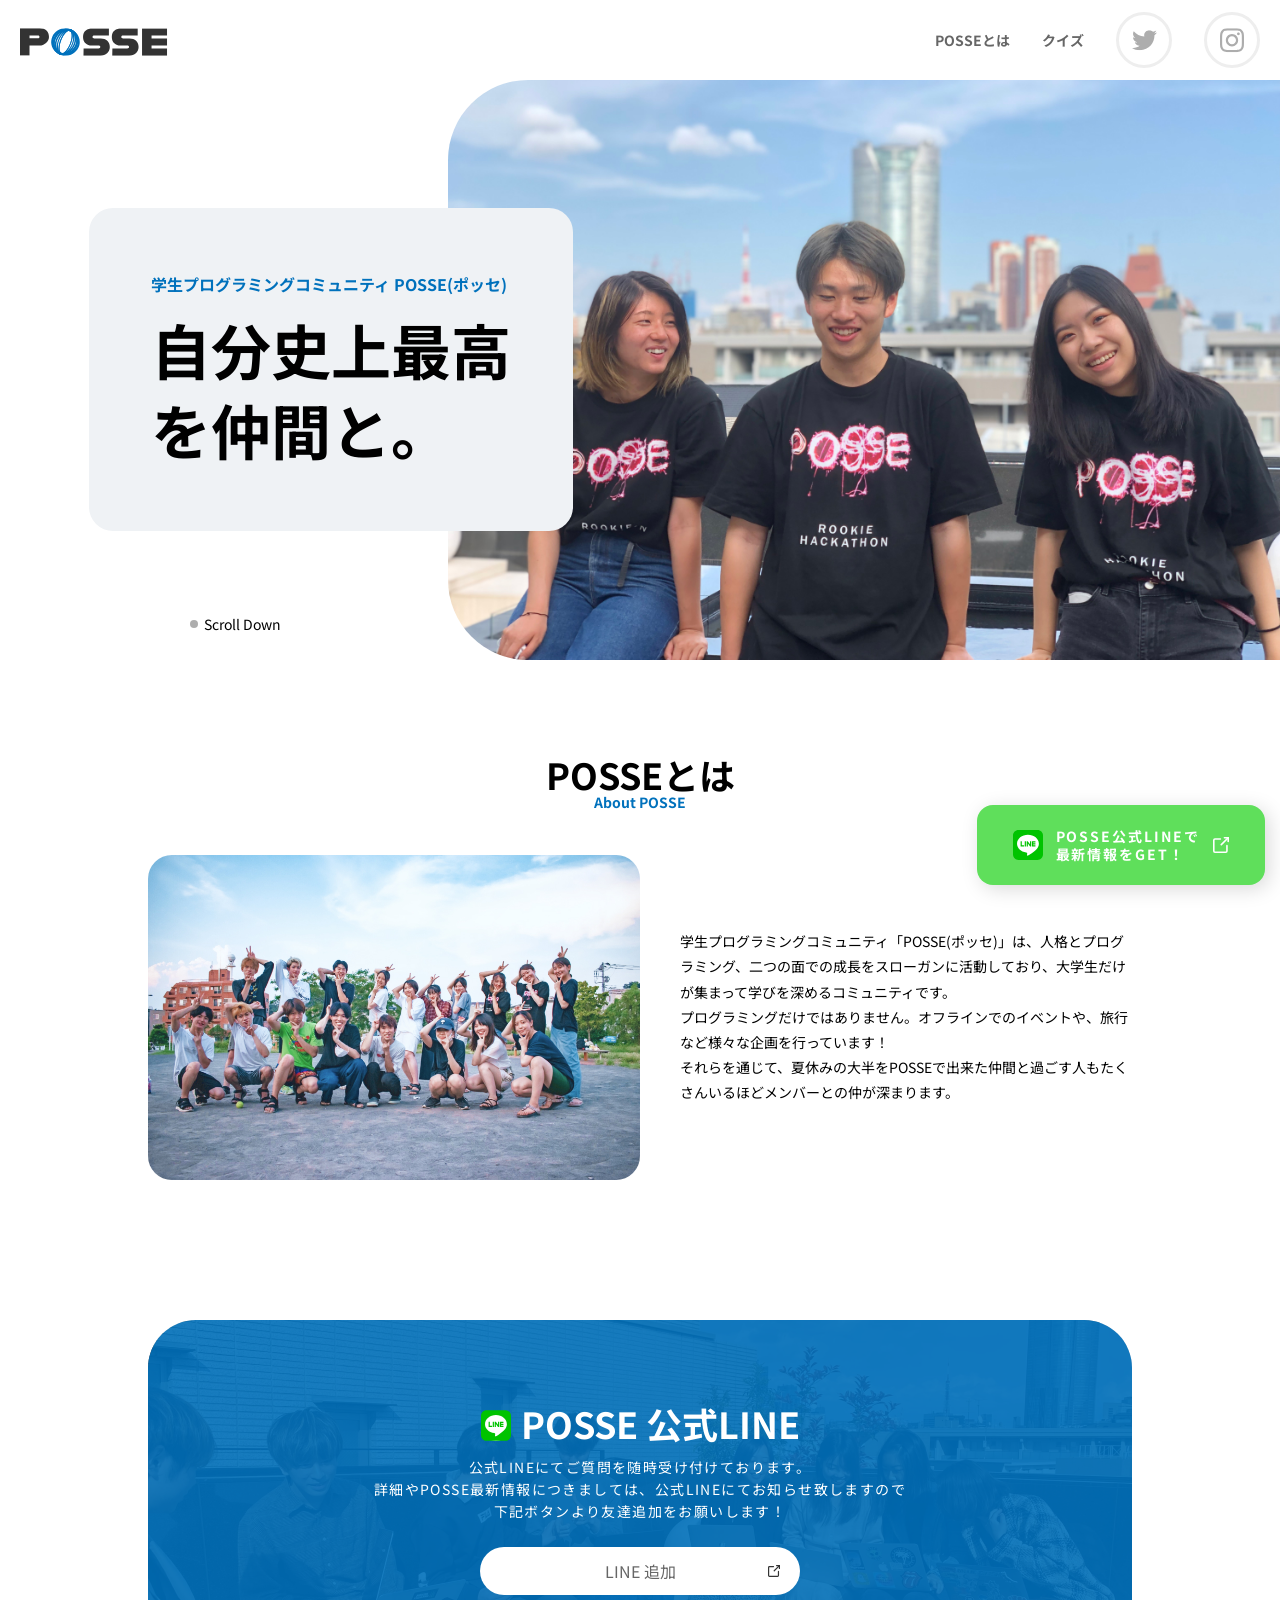
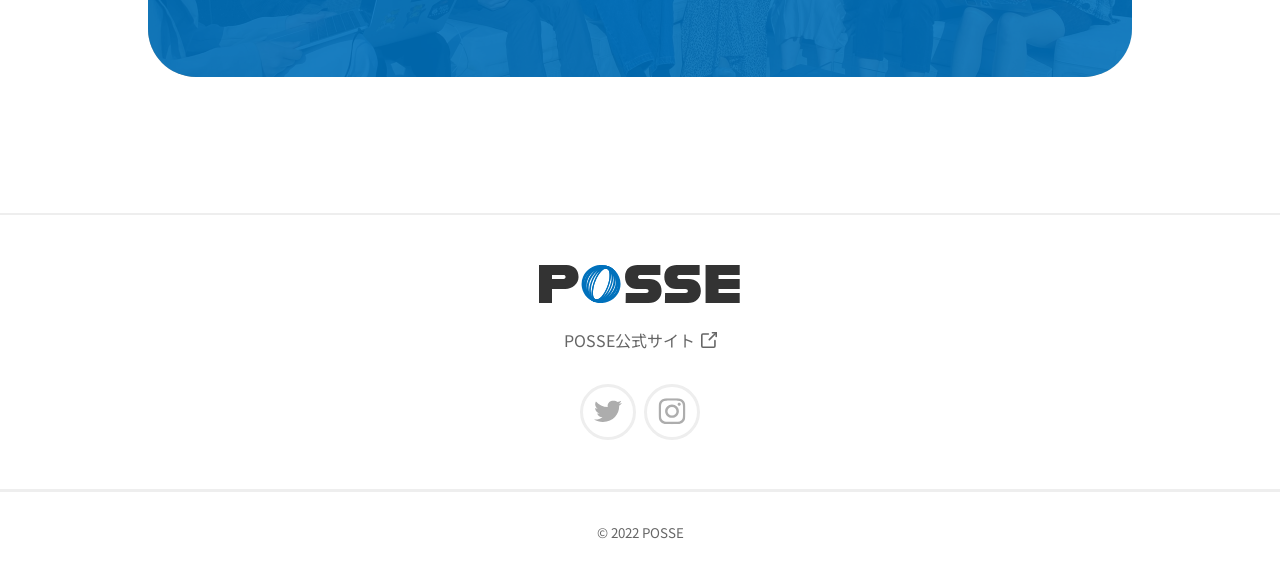
<file: index.html>
<!DOCTYPE html>
<html lang="ja">
  <head>
    <meta charset="UTF-8" />
    <meta http-equiv="X-UA-Compatible" content="IE=edge" />
    <meta name="viewport" content="width=device-width, initial-scale=1.0" />
    <title>トップページ|初めてのweb制作</title>
    <link rel="stylesheet" href="./css/recet.css" />
    <link rel="stylesheet" href="./css/style.css" />
    <link rel="stylesheet" href="./css/common.css">
    <link
      href="https://fonts.googleapis.com/css2?family=Noto+Sans+JP:wght@400;500;600;700;800;900&display=swap" rel="stylesheet"/>
  </head>
  
  <body>
    <header>
      <h1>
        <a href="./index.html"><img src="./img/logo.svg" alt="" /></a>
      </h1>
      <div id="hamburger_menu">
        <span class="hamburger_menu_clickbefore"></span>
      </div>
      <nav>
        <ul class="p_header_ul p_header_ul_clickbefore">
          <li><a href="./index.html">POSSEとは</a></li>
          <li  class="p_header_li_responsive"><a href="./quiz.html">クイズ</a></li>
          <li class="p_header_li"><a href="https://twitter.com/posse_program?s=20&t=sqo8kspkGI9dyjdnpYjAOQ" class="p_header_item"><img src="./img/icon/icon-twitter.svg" alt=""/></a></li>
          <li class="p_header_li">
            <a href="https://www.instagram.com/posse_programdisappearg/?igshid=YmMyMTA2M2Y=" class="p_header_item"><img src="./img/icon/icon-instagram.svg" alt=""/></a>
          </li>
  
          <!-- 以下レスポンシブ対応 -->
          <a href="https://line.me/R/ti/p/@651htnqp?from=page#~" class="p_footer_line_clickafter">
          <div class="p_footer_line_icon">
            <img src="./img/icon/icon-line.svg" alt="" />
          </div>
          <span>POSSE公式LINE追加</span>
          <img src="./img/icon/icon-link-light.svg" alt="" class="p_footer_linelink_clickafter" /></a>
          <div class="p_footer_clickafter">
          <a href="https://posse-ap.com/" class="p_footer_inner"
            >POSSE公式サイト
            <img src="./img/icon/icon-link-gray-dark.svg" alt=""/></a>
          <div class="p_footer_inner_sns">
            <a href="https://twitter.com/posse_program?s=20&t=sqo8kspkGI9dyjdnpYjAOQ">
              <img src="./img/icon/icon-twitter.svg" alt=""/></a>
            <a href="https://www.instagram.com/posse_programming/?igshid=YmMyMTA2M2Y=">
              <img src="./img/icon/icon-instagram.svg" alt=""/></a>
          </div>
        </div>
        </ul>
      </nav>
    </header>
    <main>
      <article>
      <section>
        <div class="p_main_visual">
          <img src="./img/img-hero.jpg" alt="" />
          <div class="p_main_visual_inner">
            <h1>
              学生プログラミングコミュニティ POSSE(ポッセ)
            </h1>
            <span>自分史上最高<br>を仲間と。</span>
          </div>
          <span class="p_main_visual_sd">Scroll Down</span>
        </div>
      </section>
      <section>
        <div class="p_whatposse">
          <h2>POSSEとは</h2>
          <p>About POSSE</p>
        </div>
        <div class="p_whatposse_aboutWrapper">
          <img
              src="./img/img-about.jpg"
              
              alt=""
            />
          <span>
            学生プログラミングコミュニティ「POSSE(ポッセ)」は、人格とプログラミング、二つの面での成長をスローガンに活動しており、大学生だけが集まって学びを深めるコミュニティです。<br>
            プログラミングだけではありません。オフラインでのイベントや、旅行など様々な企画を行っています！<br>
            それらを通じて、夏休みの大半をPOSSEで出来た仲間と過ごす人もたくさんいるほどメンバーとの仲が深まります。
          </span>
          </div>
        </div>
      </section>
      <section>
        <div class="p_line_container">
        <div class="p_line">
          <div class="p_line_inner">
            <h2>
              <div class="p_line_icon">
                <img src="./img/icon/icon-line.svg" alt=""/>
              </div>
              POSSE 公式LINE
            </h2>
            <span>
              公式LINEにてご質問を随時受け付けております。<br>
              詳細やPOSSE最新情報につきましては、公式LINEにてお知らせ致しますので<br>下記ボタンより友達追加をお願いします！
            </span>
            <a
              href="https://line.me/R/ti/p/@651htnqp?from=page#~"
              >LINE 追加
              <img
                src="./img/icon/icon-link-dark.svg"
                alt="" class ="p_line_link_img"/></a></div>
              </div>
          </div>
      </div>
      </section>
    </article>
    </main>
    <footer>
      <div class="p_footer">
        <img src="./img/logo.svg" alt="" class ="p_footer_logo"/>
      <a href="https://posse-ap.com/" class="p_footer_inner"
        >POSSE公式サイト
        <img src="./img/icon/icon-link-gray-dark.svg" alt=""/></a>
      <div class="p_footer_inner_sns">
        <a href="https://twitter.com/posse_program?s=20&t=sqo8kspkGI9dyjdnpYjAOQ">
          <img src="./img/icon/icon-twitter.svg" alt=""/></a>
        <a href="https://www.instagram.com/posse_programdisappearg/?igshid=YmMyMTA2M2Y=">
          <img src="./img/icon/icon-instagram.svg" alt=""/></a>
      </div>
    </div>
      <div class="p_footer_inner_copyright">
        <small>&copy; 2022 POSSE</small>
        <a
          href="https://line.me/R/ti/p/@651htnqp?from=page#~"
          class="p_footer_line"
        >
          <div class ="p_footer_line_icon">
            <img src="./img/icon/icon-line.svg" alt="" />
          </div>
          <p>
          <span id="span_disappear">POSSE</span><span>公式LINEで<br>最新情報をGET！</span></p>
          <img
            src="./img/icon/icon-link-light.svg"
            alt=""
            class="p_footer_line_link"
          />
        </a>
      </div>
    </footer>
    <script src="./scripts/common.js"></script>
  </body>
</html>
</file>
<file: css/recet.css>
@charset "UTF-8";
html, body, div, span, applet, object, iframe,
h1, h2, h3, h4, h5, h6, p, blockquote, pre,
a, abbr, acronym, address, big, cite, code,
del, dfn, em, img, ins, kbd, q, s, samp,
small, strike, strong, sub, sup, tt, var,
b, u, i, center,
dl, dt, dd, ol, ul, li,
fieldset, form, label, legend,
table, caption, tbody, tfoot, thead, tr, th, td,
article, aside, canvas, details, embed,
figure, figcaption, footer, header, hgroup,
menu, nav, output, ruby, section, summary,
time, mark, audio, video {
margin: 0;
padding: 0;
border: none;
font-style: normal;
text-align: left;
zoom: 1;
}
article, aside, details, figcaption, figure,
footer, header, hgroup, menu, nav, section {
display: block;
}
table {
border-collapse: collapse;
font-family: inherit;
}
h1,h2,h3,h4,h5 {
font-size: 100%;
font-weight: normal;
line-height: 1;
}
input,textarea,select {
font-family: inherit;
font-size: 16px;
}
input[type="button"],input[type="text"],input[type="submit"] {
 -webkit-appearance: none;
 border-radius: 0;
}
textarea {
resize: none;
-webkit-appearance: none;
border-radius: 0;
}
th,td {
border-collapse: collapse;
}
table th,table td {
white-space: nowrap;
}
ul,ol {
list-style-type: none;
}
img {
vertical-align: text-bottom;
vertical-align: -webkit-baseline-middle;
max-width: 100%;
height: auto;
width /***/:auto;
}
</file>
<file: css/style.css>
.p_main_visual{
  display: flex;
  flex-direction: row-reverse;
  position: relative;
}

.p_main_visual img {
  width: 65%;
  height: 100%;
  border-radius: 80px 0px 0px 80px;
  margin-left: -125px;
}

.p_main_visual_inner {
  background-color: #eff2f5;
  border-radius: 24px;
  padding: 62px;
  align-self: center;
  z-index: 2;
}

.p_main_visual_inner h1{
  color: #0071bc;
  font-size: 16px;
  font-weight: 700;
  line-height: 28.8px;
  font-style: normal;
}

.p_main_visual_inner span{
  display: inline-block;
  font-size: 60px;
  font-weight: 700;
  line-height: 1.3333;
  margin-top: 10px;
  white-space: nowrap;
} 

.p_main_visual_sd{
  display: block;
  font-size: 14px;
  font-weight: 400;
  line-height: 21px;
  letter-spacing: 0em;
  position: absolute;
  left: 190px;
  bottom: 25px;
}

.p_main_visual_sd:before{
  content: "";
  width: 8px;
  height: 8px;
  margin: 0 6px 2px 0; 
  display: inline-block;
  border-radius: 100%;
  background: #adadad;
}

.p_whatposse {
  display: flex;
  flex-direction: column;
  align-items: center;
  font-size: 36px;
  margin-top: 96px;
}

.p_whatposse h2{
  font-weight: 700;
}

.p_whatposse p{
  font-size: 14px;
  font-weight: 700;
  color: #0071bc;
}

.p_whatposse_aboutWrapper {
  max-width: 984px;
  margin: 0 auto;
  margin-top: 43px;
  padding: 0 24px;
  display: flex;
  align-items: center;
  gap: 40px;
}

.p_whatposse_aboutWrapper span {
  font-size: 14px;
  font-weight: 400;
  line-height: 1.8;
}

.p_whatposse_aboutWrapper img {
  border-radius: 24px;
  width: 50%;
  height: auto;
}

.p_footer_line {
  width: 288px;
  height: 80px;
  background: #5fdf5b;
  box-shadow: 4px 4px 20px rgba(0, 0, 0, 0.15);
  border-radius: 16px;
  margin: 0 0 0 auto;
  display: flex;
  z-index: 2;
  display: flex;
  justify-content: center;
  align-items: center;
  gap: 13px;
  position: fixed;
  bottom: 15px;
  right: 15px;
  z-index: 12;
}

.p_footer_line_disappear{
  display: none;
}

.p_footer_line img {
  width: 36px;
  height: 36px;
}

.p_footer_line p {
  font-weight: 700;
  font-size: 14px;
  line-height: 130%;
  letter-spacing: 0.14em;
  color: #ffffff;
  text-align: left;
}

@media screen and (max-width:768px){

  .p_main_visual {
    flex-direction: column;
  }

  .p_main_visual img{
    width: 100%;
    margin-left: 0px;
    border-radius: 0;
  }

  .p_main_visual_inner {
    margin-top: -25px;
    position: relative;
    padding: 20px 11px 20px 24px;
  }
  
  
  .p_main_visual_inner h1{
    font-size: 12px;
  }

  .p_main_visual_inner span{
    margin-top: 0;
    font-size: 28px;
    letter-spacing: 0;
    white-space: nowrap;
  }

  .p_main_visual_inner span br{
    display: none;
  }

  .p_main_visual_sd{
    display: none;
  }

  .p_whatposse{
    margin-top: 150px;
  }

  .p_whatposse h2{
    font-size: 24px;
  }

  .p_whatposse p{
    font-size: 14px;
  }

  .p_whatposse_aboutWrapper{
    flex-direction: column;
    padding: 0 16px;
    gap: 16px;
  }

  .p_whatposse_aboutWrapper img{
    width: 100%;
  }

  .p_footer_line{
    width: 100%;
    height: 48px;
    border-radius: 0;
    bottom:0;
    right: 0;
    z-index: 10;
  }

  .p_footer_line br{
    display: none;
  }

  .p_footer_inner_copyright{
    margin-bottom: 48px;
  }
}
</file>
<file: css/common.css>
body {
  background-color: #ffffff;
  font-family: "Noto Sans JP", sans-serif;
  z-index: 1;
}

header {
  max-width: 100vw;
  height: 80px;
  padding: 0 20px;
  box-sizing: border-box;
  background-color: #ffffff;
  display: flex;
  align-items: center;
  position: fixed;
  top: 0;
  left: 0;
  right: 0;
  z-index: 1000;
}

header h1 {
  margin: 0;
  padding: 0;
  font-size: 20px;
  z-index: 1100;
}

a {
  text-decoration: none;
  color: #666;
}

.p_header_ul {
  list-style: none;
  margin: 0;
  height: 50px;
  display: flex;
  align-items: center;
}

header li {
  margin: 0 0 0 32px;
  font-size: 14px;
  font-weight: 700;
}

nav {
  margin: 0 0 0 auto;
}

.p_header_item{
  border: #eee solid;
  border-radius: 50%;
  display: flex;
  justify-content: center;
  align-items: center;
  width: 50px;
  height: 50px;
}

.hamburger_menu_clickbefore{
  display: none;
}

.p_footer_clickafter{
  display: none;
}

.p_footer_line_clickafter{
  display: none;
}

header + main {
  margin-top: 80px;
}

.p_line_container {
  margin-top: 140px;
  padding: 0 24px;
}

.p_line {
  margin: 0 auto;
  height: 357px;
  max-width: 984px;
  width: 100%;
  border-radius: 48px;
  background-image: url(../img/bg-line.jpg);
  background-size: cover;
  background-position: bottom;
  background-repeat: no-repeat;
  color: #ffffff;
  position: relative;
}

.p_line::before {
  content: "";
  background-color: #0071bc;
  position: absolute;
  top: 0;
  left: 0;
  right: 0;
  bottom: 0;
  opacity: 0.9;
  border-radius: 48px;
  z-index: 1;
}
/* クイズにhtmlをコピペ忘れずに */
.p_line_inner{  
  width: 100%;
  height: 80%;
  box-sizing: border-box;
  margin-top: 30px;
  padding: 12px;
  display: flex;
  flex-direction: column;
  justify-content: center;
  align-items: center;
  position: absolute;
  z-index: 3;
}

.p_line h2 {
  font-weight: 700;
  font-size: 36px;
  line-height: 64.8px;
  height: 65px;
  display: flex;
  justify-content: center;
  gap: 10px;
} 

.p_line span {
  font-size: 14px;
  line-height: 160%;
  letter-spacing: 0.1em;
  text-align: center;
}

.p_line_inner a{
  display: inline-block;
  max-width: 320px;
  width: 100%;
  margin-top: 24px;
  padding: 12px;
  background-color: #ffffff;
  border-radius: 98px;
  text-align: center;
  position: relative;
  box-sizing: border-box;
}

.p_line_link_img {
  width:12.25px;
  height:12.25px;
  position: absolute;
  top: 18px;
  right: 20px;
}

.p_line_icon {
  width: 30px;
  height: 30px;
  background-color: #fff;
  display: flex;
  justify-content: center;
  align-items: center;
  border-radius: 50%;
  margin-top: 20px;
} 

.p_footer {
  height: 274.22px;
  margin-top: 136px;
  display: flex;
  justify-content: center;
  flex-direction: column;
  align-items: center;
  border-top: #eeeeee solid 2px;
}

.p_footer_logo{
  width: 202px;
  height: 39.22px;
}

.p_footer_inner{
  color: #666666;
  margin-top: 24px;
  display: flex;
  justify-content: center;
  align-items: center;
  gap: 6px;
}

.p_footer_inner img{
  width: 16px;
  height: 16px;
}

.p_footer_inner_sns{
  margin-top: 32px;
  display: flex;
  justify-content: center;
  gap: 8px;
}

.p_footer_inner_sns a{
  display: block;
  border: #eee solid;
  border-radius: 50%;
  display: flex;
  justify-content: center;
  align-items: center;
  width: 50px;
  height: 50px;
}

.p_footer_inner_sns img{
  width: 55%;
  height: 55%;
}

.p_footer_inner_copyright {
  height: 80px;
  border: solid #eeeeee;
  border-left: transparent;
  border-right: transparent;
  border-bottom: transparent;
  display: flex;
  justify-content: center;
  align-items: center;
}

.p_footer_inner_copyright small {
  font-weight: 400;
  color: #666666;
}

.p_footer_line_icon {
  width: 30px;
  height: 30px;
  border-radius: 50px;
  background-color: #ffffff;
  display: flex;
  justify-content: center;
  align-items: center;
}

img.p_footer_line_link {
  width: 16.43px;
  height: 16.43px;
}

@media screen and (max-width:768px) {

  header{
    max-width: 100vw;
    padding-left: 16px;
  }

  header h1 img{
    width: 120px;
    height: 24px;
  }
  
  .p_header_ul{
    max-height: 100vh;
    height: 100%;
    background: #ffffff;
    flex-direction: column;
    position: fixed;
    inset: 0;
    padding: 136px 16px 40px; 
    box-sizing: border-box;
  }

  .p_header_ul_clickbefore{
    transform: translateY(-100%);
  }
  
  .p_header_li{
    display: none;
  }.p_header_ul li{
    margin: 0;
  }.p_header_ul a{
    font-size: 24px;
    color: #333333;
  }
  

  li.p_header_li_responsive {
    margin-top: 24px;
  }

  #hamburger_menu{
    width: 40px;
    height: 40px;
    display: flex;
    justify-content: center;
    align-items: center;
    position: fixed;
    top: 17px;
    right: 20px;
    z-index: 1100;
  }

  .hamburger_menu_clickbefore,
  .hamburger_menu_clickbefore:before{
    content: '';
    display:block;
    width: 34px;
    height: 1px;
    border-radius: 3px;
    background-color: #333333;
    position: absolute;
  }.hamburger_menu_clickbefore:before{
    top:14px
  }

  .hamburger_menu_clickafter,
  .hamburger_menu_clickafter:before{
    content: '';
    display:block;
    width: 34px;
    height: 1px;
    border-radius: 3px;
    background-color: #333333;
    position: absolute;
    top: 50%;
    left: 50%;
  }.hamburger_menu_clickafter{
    transform: translate(-50%, 0) rotate(45deg);
    transition: transform .8s;
  }.hamburger_menu_clickafter:before{
    transform: translate(-50%,-50%) rotate(-90deg);
    transition: transform .8s;
  }

  .p_line_container{
    margin-top: 64px;
  }
  
  .p_line{
    width: 100%;
    height: 372px;
    border-radius: 28px;
  }

  .p_line:before{
    border-radius: 28px;
  }

  .p_line_icon{
    margin-top: 0;
  }

  .p_line_inner{
    width: 100%;
  }

  .p_line_inner h2{
    font-size: 24px;
    line-height: 43px;
    flex-direction: column;
    align-items: center;
    gap: 0;
  }
  
  .p_line_inner span{
    text-align: left;
    padding: 8px 25px;
  }

  .p_footer_clickafter{
    display: block;
  }

  .p_footer_line_clickafter{
    width: 100%;
    height: 60px;
    margin-top: auto; /*全部marginが悪さしてた*/
    background: #5fdf5b;
    box-shadow: 4px 4px 20px rgba(0, 0, 0, 0.15);
    border-radius: 30px;
    display: flex;
    justify-content: center;
    align-items: center;
    gap: 13px;
  }

  .p_footer_line_clickafter span{
    color: #ffffff;
    font-size: 14px;
  }

  a.p_footer_inner {
    font-size: 14px;
  }
  .p_footer_linelink_clickafter{
    width: 16.43px;
    height: 16.43px;
  }
}
</file>
